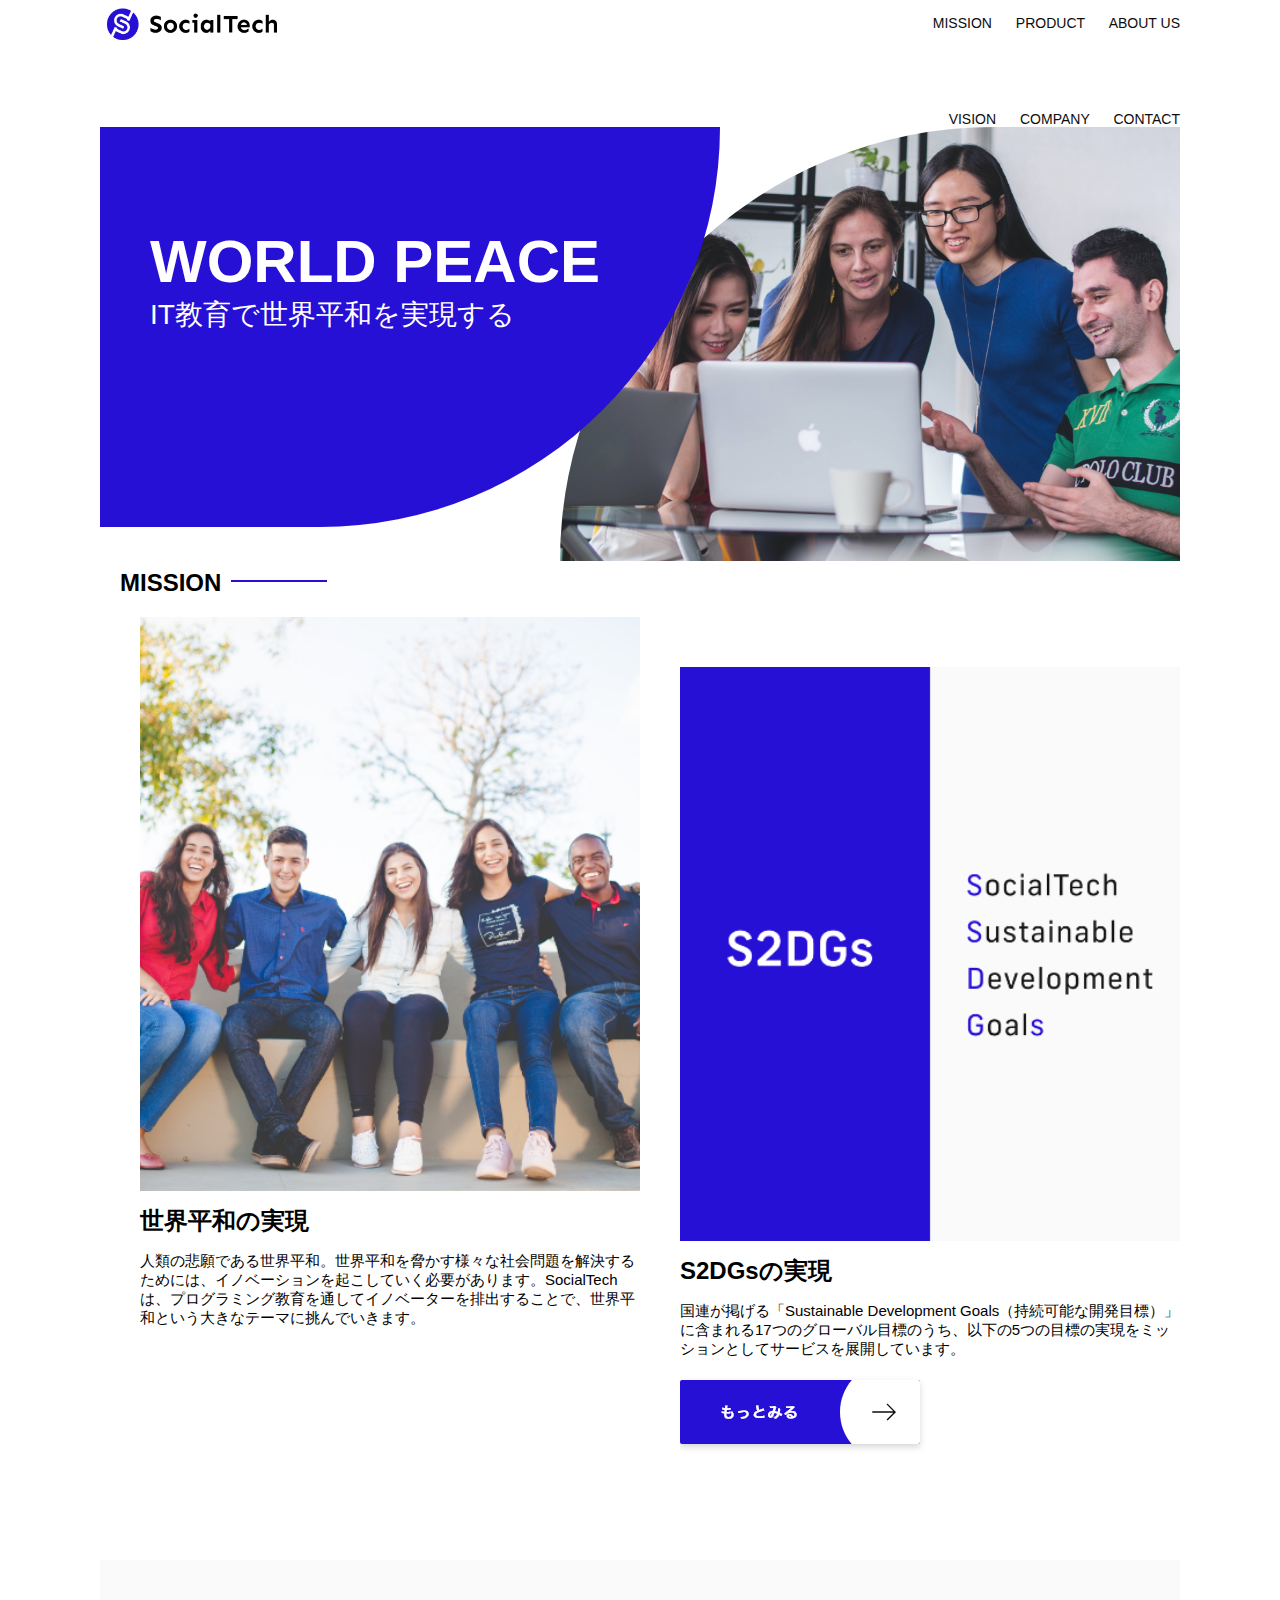
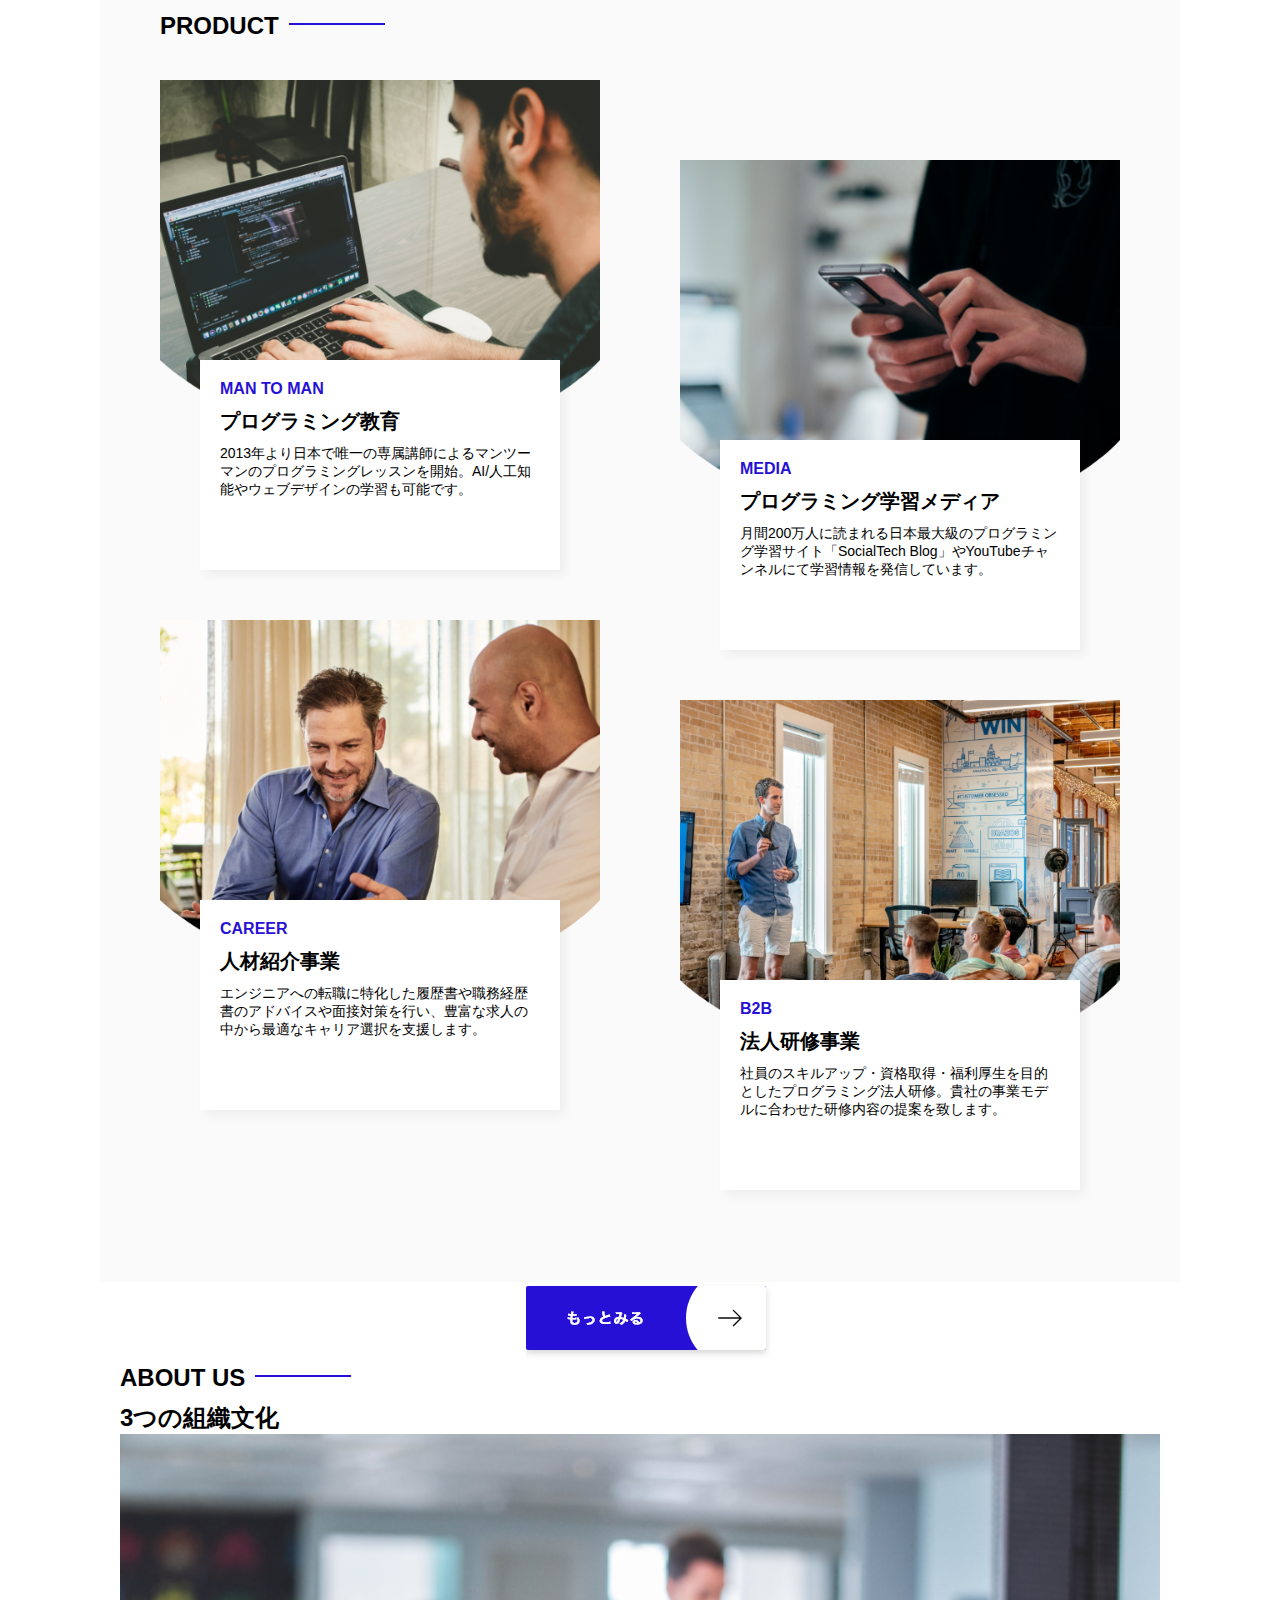
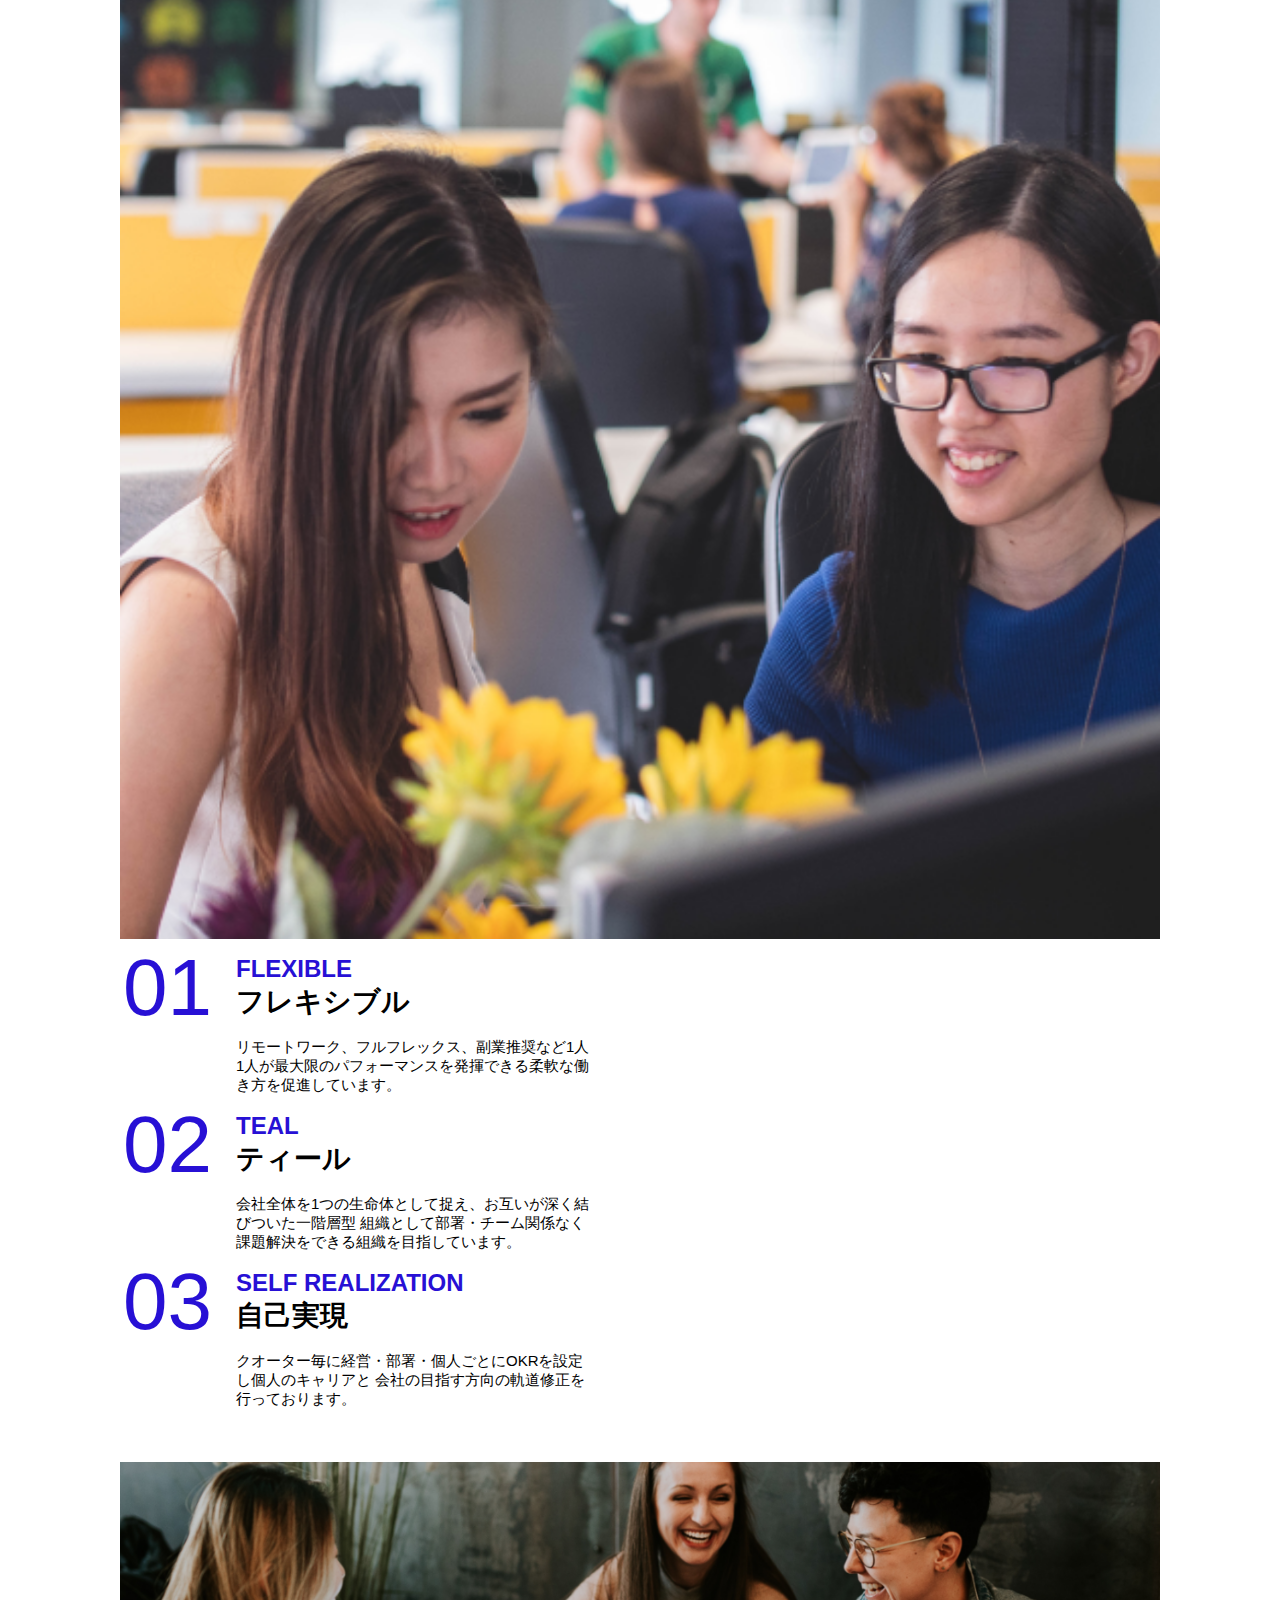
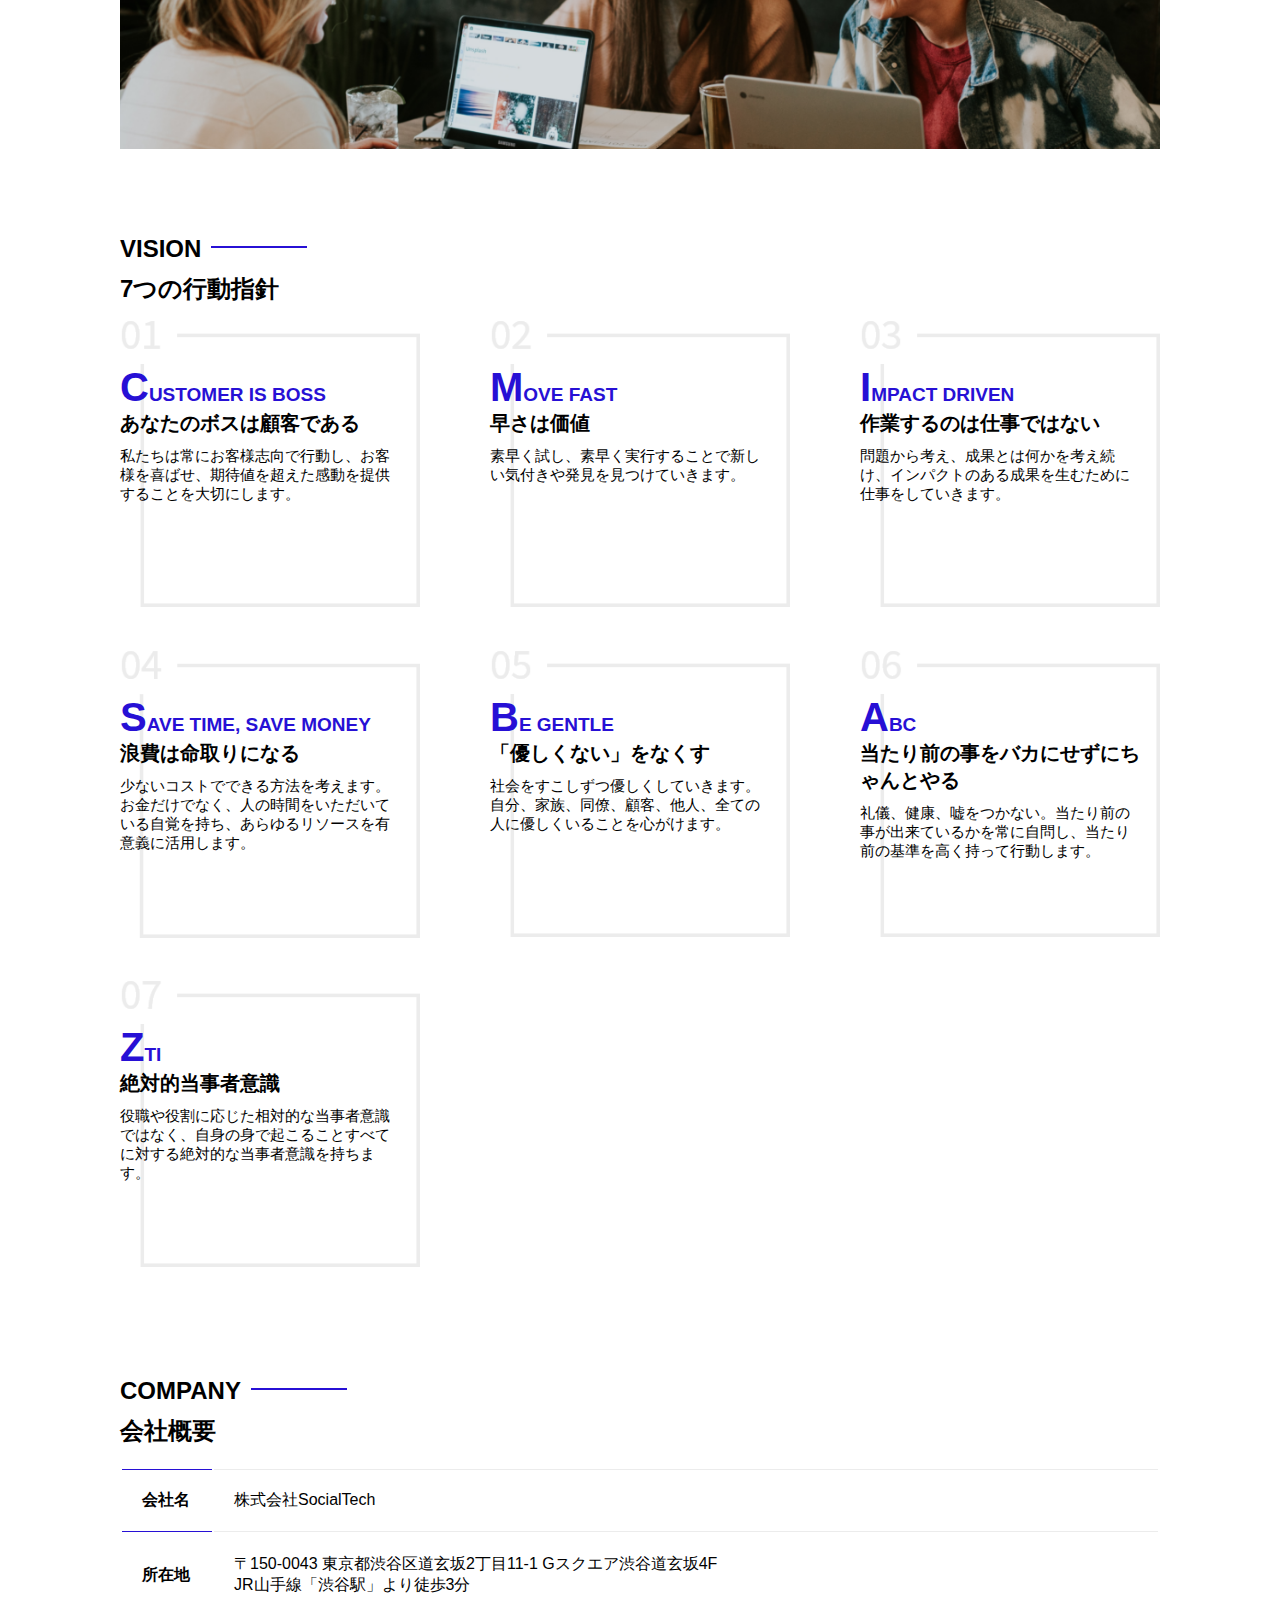
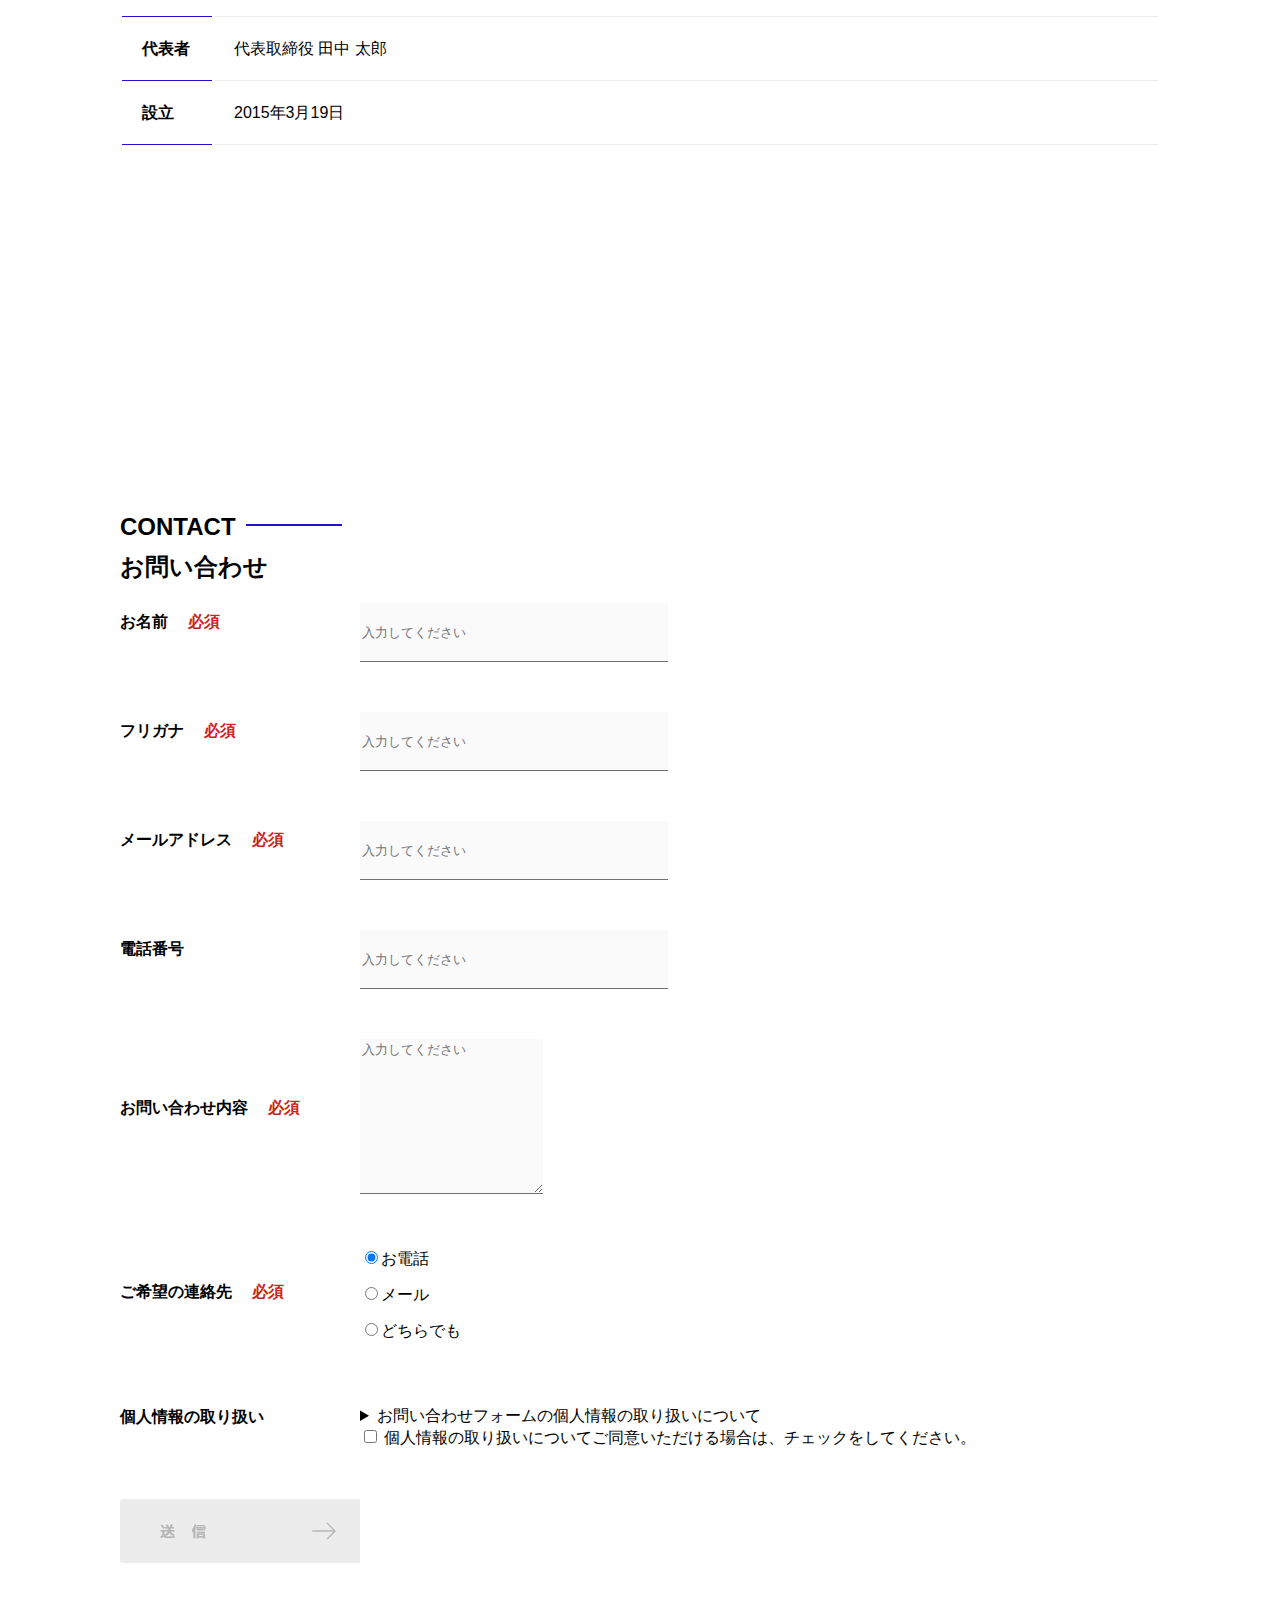
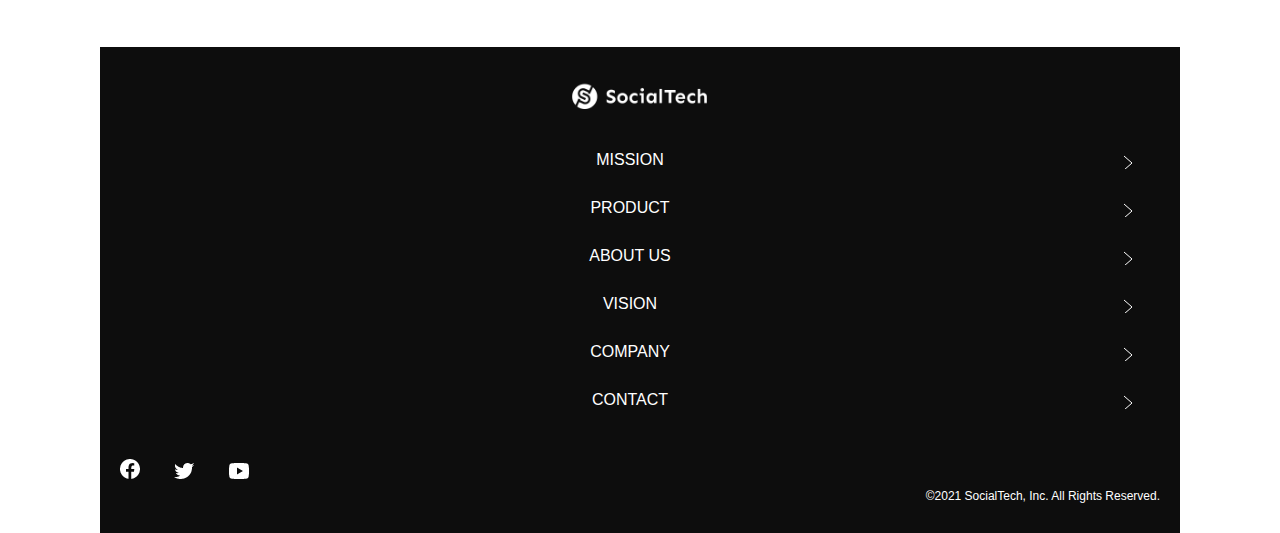
<file: index.html>
<!DOCTYPE html>
<html>
    <head>
        <title>SocialTech</title>
        <meta charset="UTF-8">
         <meta neme="description" content="SocialTechはEdTech業界のリーディングカンパニーを目指します。">
         <meta name="viewport" content="width=device-width, initial-scale=1.0">
         <link rel="stylesheet" href="style.css">
    </head>
    
    <body>
       <!-- ヘッダー -->
      <header>
        <!--ロゴ-->
        <a href="index.html" id="logo"><img src="images/logo.png" alt="トップページに戻る"></a>
        <!-- PC用ナビゲーション -->
        <nav id="nav-pc">
         <a href="mission.html">MISSION</a>
         <a href="product.html">PRODUCT</a>
         <a href="index.html#aboutus">ABOUT US</a>
        
         <!--========中略========-->

         <!--以下の場所までスクロールされる-->
         <section id="aboutus">
         </section>

         <a href="index.html#vision">VISION</a>
         <a href="index.html#company">COMPANY</a>
         <a href="index.html#contact">CONTACT</a>
       </nav>
       <!--スマホ用メニューボタン-->
       <img id="menu-sp" src="images/button-menu.png" alt="ナビゲーションを開く" onclick="document.getElementById('nav-sp').style.display = 'block'">

       <!--　スマホ用ナビゲーション　-->
       <nav id="nav-sp">
        <img id="close" src="images/button-close.png" alt="ナビゲーションを閉じる" onclick="document.getElementById('nav-sp').style.display = 'none'">
       <a id="logo-sp" href="index.html" onclick="document.getElementById('nav-sp').style.display = 'none'"><img
           src="images/logo-sp.png" alt="トップページに戻る"></a>
       <a class="menu" href="mission.html" onclick="document.getElementById('nav-sp').style.display = 'none'">MISSION</a>
       <a class="menu" href="product.html" onclick="document.getElementById('nav-sp').style.display = 'none'">PRODUCT</a>
       <a class="menu" href="index.html#aboutus" onclick="document.getElementById('nav-sp').style.display = 'none'">ABOUT
         US</a>
       <a class="menu" href="index.html#vision"
         onclick="document.getElementById('nav-sp').style.display = 'none'">VISION</a>
       <a class="menu" href="index.html#company"
         onclick="document.getElementById('nav-sp').style.display = 'none'">COMPANY</a>
       <a class="menu" href="index.html#contact"
         onclick="document.getElementById('nav-sp').style.display = 'none'">CONTACT</a>
       <div id="sns">
         <a href="https://www.facebook.com/sejuku2013"><img src="images/button-facebook.png" alt="Facebookのリンク"></a>
         <a href="https://twitter.com/samuraijuku"><img src="images/button-twitter.png" alt="Twitterのリンク"></a>
         <a href="https://www.youtube.com/channel/UCCFOQO5aDK0xXam4cUQXT8g"><img src="images/button-youtube.png" alt="YouTubeのリンク"></a>
       </div>
     </nav>
      </header>
       <main>
        <article>
          <!--メインビジュアル-->
          <section id="main-visual">
            <div id="main-message">
                <h1>WORLD PEACE</h1>
                <p>IT教育で世界平和を実現する</p>
            </div>
            <img src="images/index/index-main.png" alt="PCの周りに集まる多国籍の仲間たち">
          </section>
          <!--ミッション-->
          <section id="mission">
            <h2 class="index-h2">MISSION</h2>
            <div id="mission-flex">
            <div>
              <img id="mission-photo" src="images/index/index-mission.png" alt="屋外のベンチで写真を撮影する多国籍の仲間たち">
              <h3>世界平和の実現</h3>
              <p>
                人類の悲願である世界平和。世界平和を脅かす様々な社会問題を解決するためには、イノベーションを起こしていく必要があります。SocialTechは、プログラミング教育を通してイノベーターを排出することで、世界平和という大きなテーマに挑んでいきます。
              </p>
            </div>
            <div>
              <img id="s2dgs" src="images/index/s2dgs.png" alt="S2DGs">
              <h3>S2DGsの実現</h3>
              <p>国連が掲げる「Sustainable Development Goals（持続可能な開発目標）」に含まれる17つのグローバル目標のうち、以下の5つの目標の実現をミッションとしてサービスを展開しています。</p>
              <a href="mission.html">
                <img src="images/button-more.png" alt="もっとみる">
              </a>
            </div>
            </div>
            </section>
             <!-- プロダクト -->
       <section id="product">
        <h2 class="index-h2">PRODUCT</h2>
        <div>
          <div id="product-left">
            <div>
              <img class="product-photo" src="images/index/index-mantoman.png" alt="PCでコードを書く男性">
              <div class="product-explain">
                <span>MAN TO MAN</span>
                <h3>プログラミング教育</h3>
                <p>2013年より日本で唯一の専属講師によるマンツーマンのプログラミングレッスンを開始。AI/人工知能やウェブデザインの学習も可能です。</p>
              </div>
            </div>
            <div>
              <img class="product-photo" src="images/index/index-career.png" alt="笑顔で話し合う2人の男性">
              <div class="product-explain">
                <span>CAREER</span>
                <h3>人材紹介事業</h3>
                <p>エンジニアへの転職に特化した履歴書や職務経歴書のアドバイスや面接対策を行い、豊富な求人の中から最適なキャリア選択を支援します。</p>
              </div>
            </div>
          </div>
          <div id="product-right">
            <div>
              <img class="product-photo" src="images/index/index-media.png" alt="スマートフォンを操作する人">
              <div class="product-explain">
                <span>MEDIA</span>
                <h3>プログラミング学習メディア</h3>
                <p>月間200万人に読まれる日本最大級のプログラミング学習サイト「SocialTech Blog」やYouTubeチャンネルにて学習情報を発信しています。</p>
              </div>
            </div>
            <div>
              <img class="product-photo" src="images/index/index-b2b.png" alt="講演中の男性とそれを聴く人々">
              <div class="product-explain">
                <span>B2B</span>
                <h3>法人研修事業</h3>
                <p>社員のスキルアップ・資格取得・福利厚生を目的としたプログラミング法人研修。貴社の事業モデルに合わせた研修内容の提案を致します。</p>
              </div>
            </div>
          </div>
        </div>
        <div>
          <a id="product-more" href="product.html">
            <img src="images/button-more.png" alt="もっとみる">
          </a>
        </div>
      </section>
      <!---ABOUT US-->
      <section id="aboutus">
        <h2 class="index-h2">ABOUT US</h2>
        <h3>3つの組織文化</h3>
        <div>
          <table class="culture-table">
            <tr>
              <td>
                <span class="culture-num">01</span>
              </td>
              <td>
                <span class="culture-en">FLEXIBLE</span>
                <span class="culture-jp">フレキシブル</span>
              </td>
            </tr>
            <tr>
              <td>
                <!--空のセル-->
              </td>
              <td>
                <p class="culture-description">
                  リモートワーク、フルフレックス、副業推奨など1人1人が最大限のパフォーマンスを発揮できる柔軟な働き方を促進しています。
                </p>
              </td>
            </tr>
            <tr>
              <td>
                <span class="culture-num">02</span>
              </td>
              <td>
                <span class="culture-en">TEAL</span>
                <span class="culture-jp">ティール</span>
              </td>
            </tr>
            <tr>
              <td>
                <!--空のセル-->
              </td>
              <td>
                <p class="culture-description">
                  会社全体を1つの生命体として捉え、お互いが深く結びついた一階層型
                  組織として部署・チーム関係なく課題解決をできる組織を目指しています。
                </p>
              </td>
            </tr>
            <tr>
              <td>
                <span class="culture-num">03</span>
              </td>
              <td>
                <span class="culture-en">SELF REALIZATION</span>
                <span class="culture-jp">自己実現</span>
              </td>
            </tr>
            <tr>
              <td>
                <!--空のセル-->
              </td>
              <td>
                <p class="culture-description">
                  クオーター毎に経営・部署・個人ごとにOKRを設定し個人のキャリアと
                  会社の目指す方向の軌道修正を行っております。
                </p>
              </td>
            </tr>
          </table>
          <img class="culture-img" src="images/index/index-aboutus1.png" alt="笑顔で話し合う2人の女性">
        </div>
        <img class="culture-img2" src="images/index/index-aboutus2.png" alt="笑顔で話し合う3人の男女">
      </section>
       <!-- VISION -->
       <section id="vision">
        <h2 class="index-h2">VISION</h2>
        <h3>7つの行動指針</h3>
        <div>
          <div class="vision-box">
            <img src="images/index/vision-01.png" alt="01">
            <span>
              <h4>CUSTOMER IS BOSS</h4>
              <h5>あなたのボスは顧客である</h5>
              <p>私たちは常にお客様志向で行動し、お客様を喜ばせ、期待値を超えた感動を提供することを大切にします。</p>
            </span>
          </div>
          <div class="vision-box">
            <img src="images/index/vision-02.png" alt="02">
            <span>
              <h4>MOVE FAST</h4>
              <h5>早さは価値</h5>
              <p>素早く試し、素早く実行することで新しい気付きや発見を見つけていきます。</p>
            </span>
          </div>
          <div class="vision-box">
            <img src="images/index/vision-03.png" alt="03">
            <span>
              <h4>IMPACT DRIVEN</h4>
              <h5>作業するのは仕事ではない</h5>
              <p>問題から考え、成果とは何かを考え続け、インパクトのある成果を生むために仕事をしていきます。</p>
            </span>
          </div>
          <div class="vision-box">
            <img src="images/index//vision-04.png" alt="04">
            <span>
              <h4>SAVE TIME, SAVE MONEY</h4>
              <h5>浪費は命取りになる</h5>
              <p>少ないコストでできる方法を考えます。お金だけでなく、人の時間をいただいている自覚を持ち、あらゆるリソースを有意義に活用します。</p>
            </span>
          </div>
          <div class="vision-box">
            <img src="images/index/vision-05.png" alt="05">
            <span>
              <h4>BE GENTLE</h4>
              <h5>「優しくない」をなくす</h5>
              <p>社会をすこしずつ優しくしていきます。自分、家族、同僚、顧客、他人、全ての人に優しくいることを心がけます。</p>
            </span>
          </div>
          <div class="vision-box">
            <img src="images/index/vision-06.png" alt="06">
            <span>
              <h4>ABC</h4>
              <h5>当たり前の事をバカにせずにちゃんとやる</h5>
              <p>礼儀、健康、嘘をつかない。当たり前の事が出来ているかを常に自問し、当たり前の基準を高く持って行動します。</p>
            </span>
          </div>
          <div class="vision-box">
            <img src="images/index/vision-07.png" alt="07">
            <span>
              <h4>ZTI</h4>
              <h5>絶対的当事者意識</h5>
              <p>役職や役割に応じた相対的な当事者意識ではなく、自身の身で起こることすべてに対する絶対的な当事者意識を持ちます。</p>
            </span>
          </div>
        </div>
      </section>
      <!-- COMPANY -->
      <section id="company">
        <h2 class="index-h2">COMPANY</h2>
        <h3>会社概要</h3>
        <table id="company-table">
          <tr>
            <th class="tableheader-first">会社名</th>
            <td class="cell-first">株式会社SocialTech</td>
          </tr>
          <tr>
            <th class="tableheader">所在地</th>
            <td class="cell">〒150-0043 東京都渋谷区道玄坂2丁目11-1 Gスクエア渋谷道玄坂4F<br>JR山手線「渋谷駅」より徒歩3分</td>
          </tr>
          <tr>
            <th class="tableheader">代表者</th>
            <td class="cell">代表取締役 田中 太郎</td>
          </tr>
          <tr>
            <th class="tableheader">設立</th>
            <td class="cell">2015年3月19日</td>
          </tr>
        </table>
        <iframe
           src="https://www.google.com/maps/embed?pb=!1m18!1m12!1m3!1d3241.7759544892483!2d139.69399665123464!3d35.65789123876098!2m3!1f0!2f0!3f0!3m2!1i1024!2i768!4f13.1!3m3!1m2!1s0x60188caa0042e8d1%3A0xba130bea826a7aa2!2z44CSMTUwLTAwNDMg5p2x5Lqs6YO95riL6LC35Yy66YGT546E5Z2C77yS5LiB55uu77yR77yR4oiS77yR!5e0!3m2!1sja!2sjp!4v1636872991912!5m2!1sja!2sjp"
           style="border:0;" allowfullscreen="" loading="lazy">
         </iframe>
      </section>
       <!-- お問い合わせフォーム -->
       <section id="contact">
        <h2 class="index-h2">CONTACT</h2>
        <h3>お問い合わせ</h3>
        <!--　STATIC FORMSのフォームタグ　-->
        <form action="https://api.staticforms.xyz/submit" method="post">
          <input type="text" name="honeypot" style="display:none">
          <!--　STATIC FORMSのアクセスキー　-->
          <input type="hidden" name="sccessKey" value="8711be00-3072-4ecd-8e0d-4e0286beeccf ">
          <!-- メールのタイトル　-->
          <input type="hidden" name="subject" value="お問い合わせフォーム"/>
          <!-- 送信先のメールアドレスをvalueに設定する　-->
          <input type="hidden" name="replyTo" value="1misakiseto3@gmail.com">
          <!-- redirectToのURLは公開後のURLへリンクする　-->
          <input type="hidden" name="redirectTo" value="">
          <div>
            <div class="contact-heading">
              <label class="contact-label">お名前<span class="contact-span">必須</span></label>
            </div>
            <div>
              <input type="text" name="name" placeholder="入力してください" class="contact-textbox">
            </div>
          </div>
          <div>
            <div class="contact-heading">
              <label class="contact-label">フリガナ<span class="contact-span">必須</span></label>
            </div>
            <div>
              <input type="text" name="hurigana" placeholder="入力してください" class="contact-textbox">
            </div>
          </div>
          <div>
            <div class="contact-heading">
              <label class="contact-label">メールアドレス<span class="contact-span">必須</span></label>
            </div>
            <div>
              <input type="text" name="email" placeholder="入力してください" class="contact-textbox">
            </div>
          </div>
          <div>
            <div class="contact-heading">
              <label class="contact-label">電話番号</label>
            </div>
            <div>
              <input type="text" name="tel" placeholder="入力してください" class="contact-textbox">
            </div>
          </div>
          <div>
            <div class="contact-heading">
              <label class="contact-label">お問い合わせ内容<span class="contact-span">必須</span></label>
            </div>
            <div>
              <textarea class="contact-textarea" placeholder="入力してください" name="message"></textarea>
            </div>
          </div>
          <div>
            <div class="contact-heading">
              <label class="contact-label">ご希望の連絡先<span class="contact-span">必須</span></label>
            </div>
            <div>
              <input class="radiobutton" type="radio" value="tel" name="contact" checked><label>お電話</label>
              <input class="radiobutton" type="radio" value="mail" name="contact"><label>メール</label>
              <input class="radiobutton" type="radio" value="both" name="contact"><label>どちらでも</label>
            </div>
          </div>
          <div>
            <div class="contact-heading">
              <label class="contact-label">個人情報の取り扱い</label>
            </div>
            <div>
              <details>
                <summary>お問い合わせフォームの個人情報の取り扱いについて</summary>
                <div>
                  <span>１．組織の名称又は氏名</span><br>
                  株式会社SocialTech<br><br>
                  <span>２．個人情報保護管理者（若しくはその代理人）の氏名又は職名、所属及び連絡先
                    鈴木 一郎 コーポレート部</span><br>
                  メールアドレス:support@socialtech.net<br>
                  TEL:03-xxxx-xxxx<br>
                  <span>３．個人情報の利用目的</span><br>
                  ・本サービス及び本サービスに関連する情報の提供又はそれらに関する連絡のため<br>
                  ・ユーザーの本人確認のため<br>
                  ・当社サービスのご案内のため<br>
                  ・当社の商品等の広告または宣伝（電子メールによるものを含むものとします。）<br><br>
                  <span>４．個人情報の取り扱い業務の委託</span><br>
                  個人情報の取扱業務の全部または一部を外部に業務委託する場合があります。<br>
                  その際、弊社は、個人情報を適切に保護できる管理体制を敷き実行していることを条件として<br>
                  委託先を厳選したうえで、機密保持契約を委託先と締結し、お客様の個人情報を厳密に管理させます。<br><br>
                  <span>５．個人情報の開示等の請求</span><br>
                  お客様は、弊社に対してご自身の個人情報の開示等（利用目的の通知、開示、内容の訂正・追加・削除、利用の停止または消去、第三者への提供の停止）に関して、当社問合わせ窓口に申し出ることができます。<br>
                  その際、弊社はお客様ご本人を確認させていただいたうえで、合理的な期間内に対応いたします。<br><br>
                  なお、個人情報に関する弊社問合わせ先は、次の通りです。<br><br>
                  株式会社SocialTech 個人情報問合せ窓口<br>
                  〒150-0043 東京都渋谷区道玄坂2丁目11-1 Ｇスクエア渋谷道玄坂 4F<br>
                  メールアドレス:support@socialtech.net TEL:03-xxxx-xxxx<br><br>
                  <span>６．個人情報を提供されることの任意性について</span><br><br>
                  お客様がご自身の個人情報を弊社に提供されるか否かは、お客様のご判断によりますが、もしご提供されない場合には、適切なサービスが提供できない場合がありますので予めご了承ください。
                </div>
              </details>
              <input type="checkbox" name="agree">
              <span>個人情報の取り扱いについてご同意いただける場合は、チェックをしてください。</span>
            </div>
          </div>
          <input type="image" src="images/button-submit.png" alt="送信する">
        </form>
      </section>
        </article>
        <footer>
          <div id="footer-logo">
            <img src="images/logo-sp.png" alt="SocialTech">
          </div>
          <div id="footer-link">
            <a href="mission.html">MISSION</a>
            <a href="product.html">PRODUCT</a>
            <a href="index.html#aboutus">ABOUT US</a>
            <a href="index.html#vision">VISION</a>
            <a href="index.html#company">COMPANY</a>
            <a href="index.html#contact">CONTACT</a>
          </div>
          <div id="sns-footer">
            <a href="https://www/facebook/com/sejuku2013"><img src="images/button-facebook.png" alt="Facebookのリンク"></a>
            <a href="https://twitter.com/samuraijuku"><img src="images/button-twitter.png" alt="Twitterのリンク"></a>
            <a href="https://www.youtube.com/channel/UCCFOQO5aDK0xXam4cUQXT8g"><img src="images/button-youtube.png" alt="YouTubeのリンク"></a>
             <span id="copyright">&copy;2021 SocialTech, Inc. All Rights Reserved. </span>
          </div>
        </footer>
       </main>
    </body>
</html>
</file>
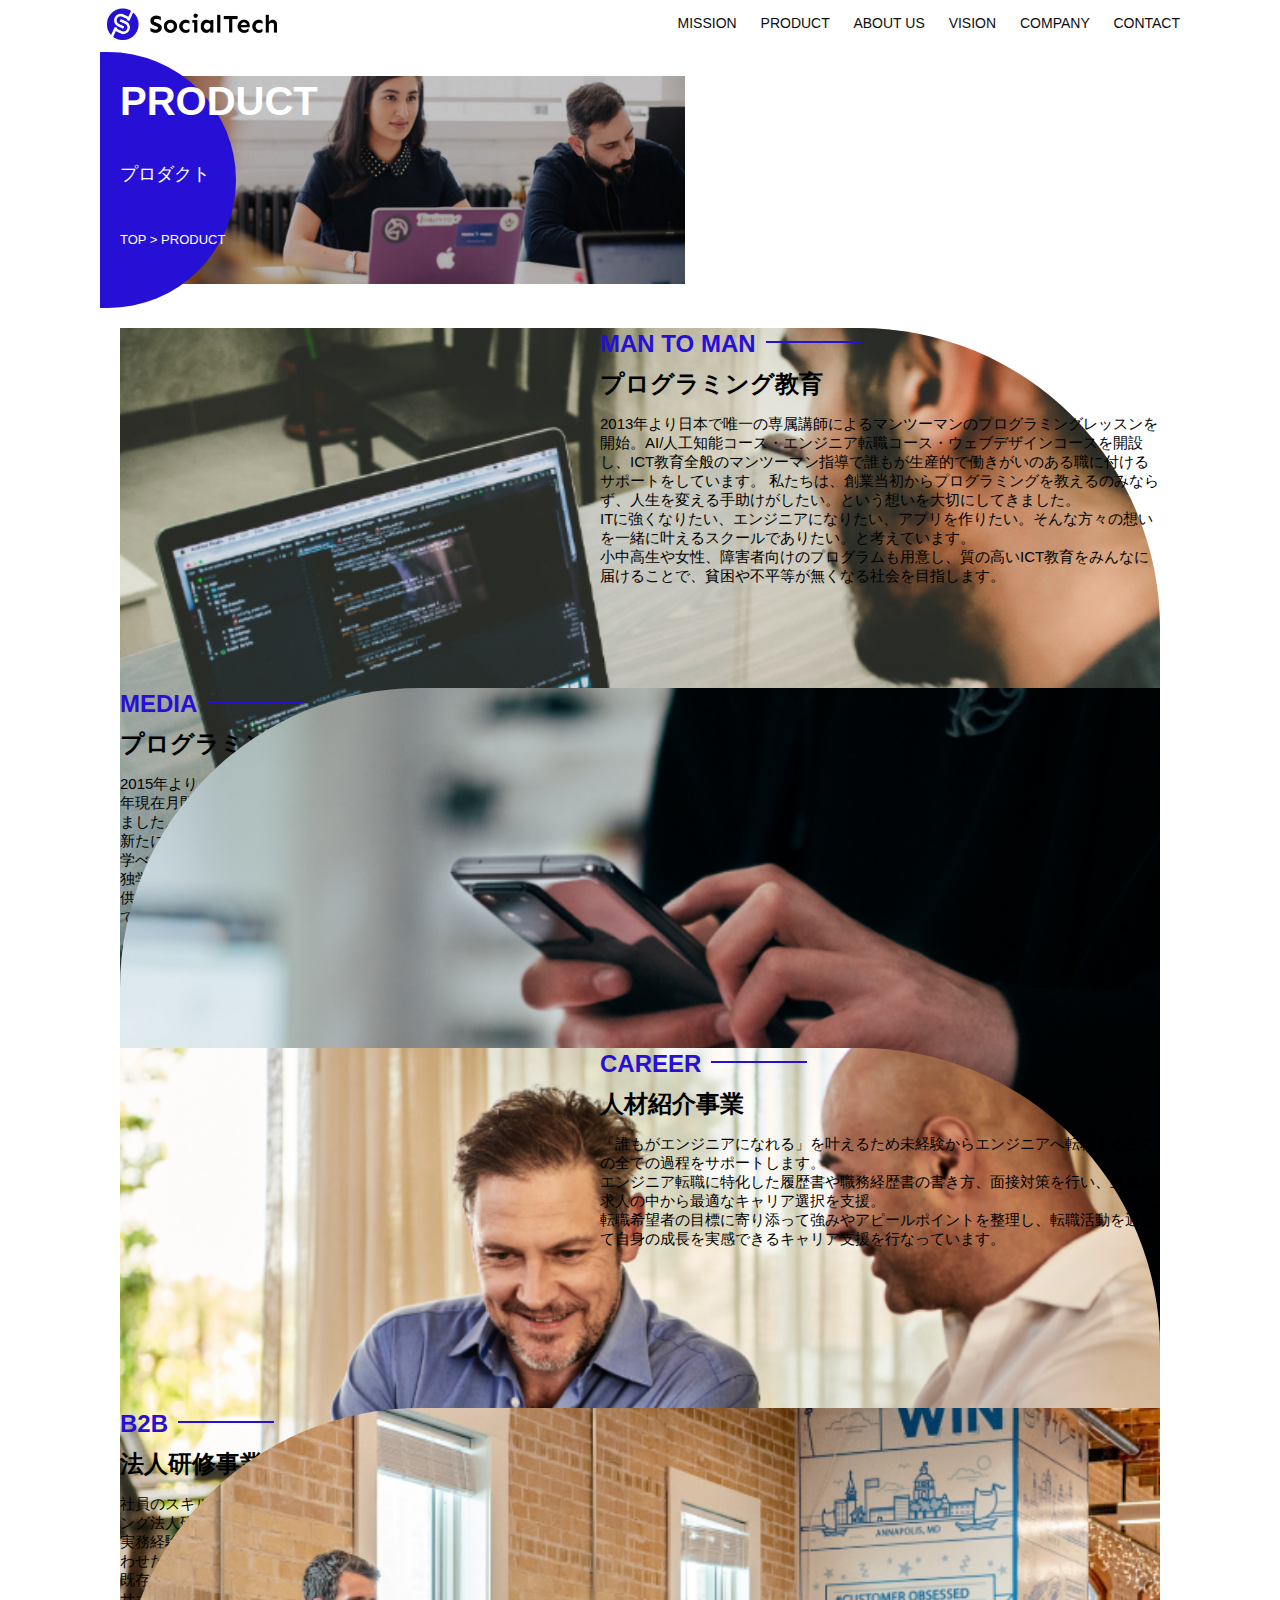
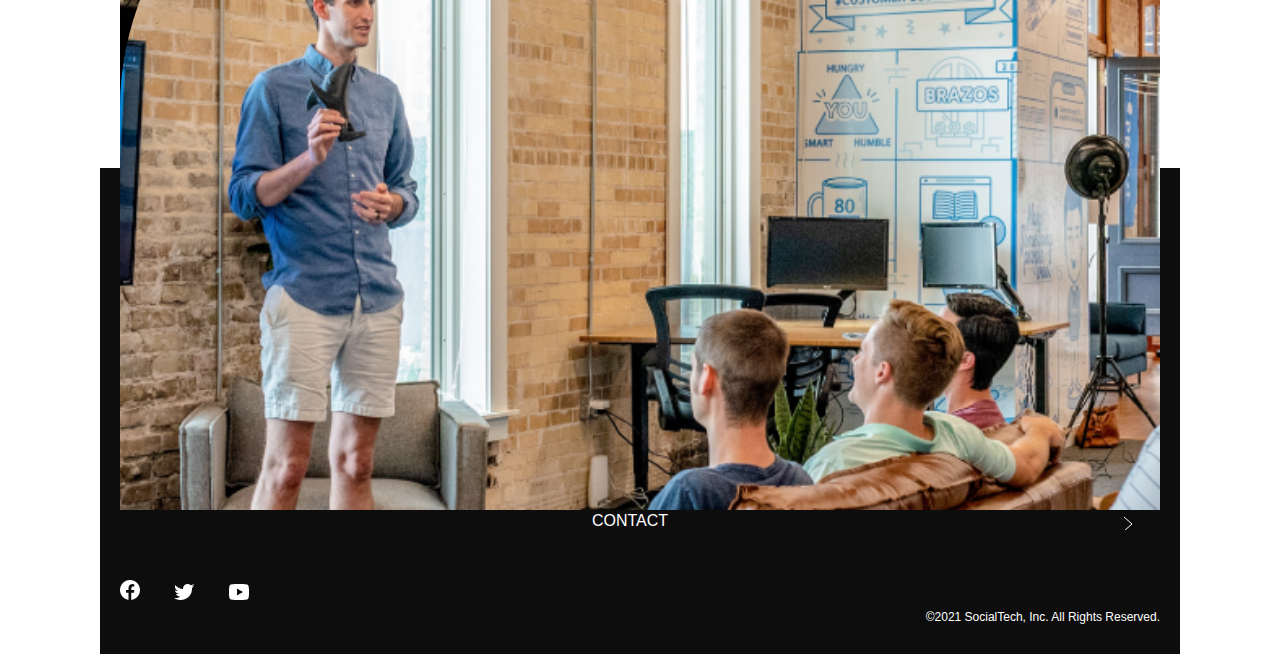
<file: product.html>
<!DOCTYPE html>
  <html>
  <head>
    <title>SocialTech -PRODUCT プロダクト-</title>
    <meta charset="UTF-8">
    <meta name="description" content="SocialTechの4つのプロダクトを紹介します">
    <meta name="viewport" content="width=device-width, initial-scale=1.0">
    <link rel="stylesheet" href="style.css">
  </head>
  
  <body>
    <!-- ヘッダー -->
    <header>
      <!-- ロゴ -->
      <a href="index.html" id="logo"><img src="images/logo.png" alt="トップページに戻る"></a>
  
      <!-- PC用ナビゲーション -->
      <nav id="nav-pc">
        <a href="mission.html">MISSION</a>
        <a href="product.html">PRODUCT</a>
        <a href="index.html#aboutus">ABOUT US</a>
        <a href="index.html#vision">VISION</a>
        <a href="index.html#company">COMPANY</a>
        <a href="index.html#contact">CONTACT</a>
      </nav>
  
      <!-- スマホ用メニューボタン -->
      <img id="menu-sp" src="images/button-menu.png" alt="ナビゲーションを開く" onclick="document.getElementById('nav-sp').style.display = 'block'">
  
      <!-- スマホ用ナビゲーション -->
      <nav id="nav-sp">
        <img id="close" src="images/button-close.png" alt="ナビゲーションを閉じる" onclick="document.getElementById('nav-sp').style.display = 'none'">
        <a id="logo-sp" href="index.html" onclick="document.getElementById('nav-sp').style.display = 'none'"><img
            src="images/logo-sp.png" alt="トップページに戻る"></a>
        <a class="menu" href="mission.html" onclick="document.getElementById('nav-sp').style.display = 'none'">MISSION</a>
        <a class="menu" href="product.html" onclick="document.getElementById('nav-sp').style.display = 'none'">PRODUCT</a>
        <a class="menu" href="index.html#aboutus" onclick="document.getElementById('nav-sp').style.display = 'none'">ABOUT
          US</a>
        <a class="menu" href="index.html#vision"
          onclick="document.getElementById('nav-sp').style.display = 'none'">VISION</a>
        <a class="menu" href="index.html#company"
          onclick="document.getElementById('nav-sp').style.display = 'none'">COMPANY</a>
        <a class="menu" href="index.html#contact"
          onclick="document.getElementById('nav-sp').style.display = 'none'">CONTACT</a>
        <div id="sns">
          <a href="https://www.facebook.com/sejuku2013"><img src="images/button-facebook.png" alt="Facebookのリンク"></a>
          <a href="https://twitter.com/samuraijuku"><img src="images/button-twitter.png" alt="Twitterのリンク"></a>
          <a href="https://www.youtube.com/channel/UCCFOQO5aDK0xXam4cUQXT8g"><img src="images/button-youtube.png" alt="YouTubeのリンク"></a>
        </div>
      </nav>
    </header>
    <main>
      <article>
        <section id="product-main">
            <div id="product-title">
                <h1>PRODUCT</h1>
                <span>プロダクト</span>
                <div>TOP > PRODUCT</div>
            </div>
        </section>
        <section class="product-section1">
          <img src="images/product/product-mantoman.png" alt="PCでコードを書く男性">
          <div>
            <h2 class="product-h2">MAN TO MAN</h2>
            <h3 class="product-h3">プログラミング教育</h3>
            <p>
              2013年より日本で唯一の専属講師によるマンツーマンのプログラミングレッスンを開始。AI/人工知能コース・エンジニア転職コース・ウェブデザインコースを開設し、ICT教育全般のマンツーマン指導で誰もが生産的で働きがいのある職に付けるサポートをしています。
              私たちは、創業当初からプログラミングを教えるのみならず、人生を変える手助けがしたい。という想いを大切にしてきました。<br>ITに強くなりたい、エンジニアになりたい、アプリを作りたい。そんな方々の想いを一緒に叶えるスクールでありたい。と考えています。<br>小中高生や女性、障害者向けのプログラムも用意し、質の高いICT教育をみんなに届けることで、貧困や不平等が無くなる社会を目指します。
            </p>
          </div>
        </section>
        <section class="product-section2">
          <div>
            <h2 class="product-h2">MEDIA</h2>
            <h3 class="product-h3">プログラミング学習メディア</h3>
            <p>2015年より「SocialTech
              Blog」としてオウンドメディアを設立し、2020年現在月間600万PVの日本最大級のプログラミング学習サイトへと成長しました。<br>新たにYouTubeチャンネルも開設し、無料で挫折せずにプログラミングを学べることを目指して、各チャネルで学習情報をやさしく発信。<br>独学でエンジニアを目指す人には無料で良質な記事や動画コンテンツを提供し、短期間でキャリアチェンジしたい人はマンツーマンレッスンを選択できるよう、各々の要望に合わせた学習機会を創出しています。
            </p>
          </div>
          <img src="images/product/product-media.png" alt="スマートフォンを操作する人">
        </section>
        <section class="product-section1">
          <img src="images/product/product-career.png" alt="笑顔で話し合う2人の男性">
          <div>
            <h2 class="product-h2">CAREER</h2>
            <h3 class="product-h3">人材紹介事業</h3>
            <p>
              「誰もがエンジニアになれる」を叶えるため未経験からエンジニアへ転職するまでの全ての過程をサポートします。<br>エンジニア転職に特化した履歴書や職務経歴書の書き方、面接対策を行い、豊富な求人の中から最適なキャリア選択を支援。<br>転職希望者の目標に寄り添って強みやアピールポイントを整理し、転職活動を通して自身の成長を実感できるキャリア支援を行なっています。<br>
            </p>
          </div>
        </section>
        <section class="product-section2">
          <div>
            <h2 class="product-h2">B2B</h2>
            <h3 class="product-h3">法人研修事業</h3>
            <p>
              社員のスキルアップや、資格取得、福利厚生などを目的としたプログラミング法人研修を行っています。<br>実務経験が豊富なエンジニアが所属しているので、貴社の事業モデルに合わせた研修内容の提案が可能です。<br>既存社員からIT人材を生み出すことで、社会の変化に対応した企業作りをサポートし、持続的な経済成長を生み出します。
            </p>
          </div>
          <img src="images/product/product-b2b.png" alt="講演中の男性とそれを聴く人々">
        </section>
      </article>
      <footer>
        <div id="footer-logo">
          <img src="images/logo-sp.png" alt="SocialTech">
        </div>
        <div id="footer-link">
          <a href="mission.html">MISSION</a>
          <a href="product.html">PRODUCT</a>
          <a href="index.html#aboutus">ABOUT US</a>
          <a href="index.html#vision">VISION</a>
          <a href="index.html#company">COMPANY</a>
          <a href="index.html#contact">CONTACT</a>
        </div>
        <div id="sns-footer">
          <a href="https://www.facebook.com/sejuku2013"><img src="images/button-facebook.png" alt="Facebookのリンク"></a>
          <a href="https://twitter.com/samuraijuku"><img src="images/button-twitter.png" alt="Twitterのリンク"></a>
          <a href="https://www.youtube.com/channel/UCCFOQO5aDK0xXam4cUQXT8g"><img src="images/button-youtube.png" alt="YouTubeのリンク"></a>
          <span id="copyright">&copy;2021 SocialTech, Inc. All Rights Reserved. </span>
        </div>
      </footer>
    </main>
  </body>
  
  </html>
</file>
<file: style.css>
/* PC、スマホ共通スタイル */
body {
  font-family: "Source Sans Pro", "Hiragino Kaku Gothic ProN", Meiryo, Arial, sans-serif;
}

p {
  font-size: 15px;
}

#mission-s2dgs img {
  width: 100%;
}
/*================
 PC用のスタイル 
=================*/
@media screen and (min-width: 768px) {
 /* 横幅設定 */
 body {
   max-width: 1080px;
   min-width: 960px;
   margin: 0 auto 0 auto;
 }
 
 /* ヘッダー */
 header {
   display: flex;
   justify-content: space-between;
 }
 /* ナビゲーションのレイアウト */
 #nav-pc {
  text-align: right;
  font-size: 14px;
  padding-top: 15px;
 }

 /* ナビゲーションのリンクの装飾設定 */
 #nav-pc > a {
  text-decoration: none;
  margin-left: 20px;
 }
 #nav-pc > a:link {
  color: #0d0d0d;
 }
 #nav-pc > a:visited {
  color: #0d0d0d;
 }
 #nav-pc > a:hover {
  color: #0d0d0d;
  text-decoration: underline;
 }
 #nav-pc > a:active {
  color: #0d0d0d;
 }

 /*スマホ用ナビを非表示*/
 #nav-sp,
 #menu-sp {
  display: none;
 }
 
 #main-message{
  position: absolute;
  top: 0;
  left: 0;
  background-color: #2710d5;
  color: #ffffff;
  border-radius: 0 0 476px 0;
  max-width: 620px;
  height: 100%;
  width: 100%;
  z-index: 11;
 } 

 /* メインビジュアル*/
 #main-visual {
  position: relative;
  height: 400px;
 }
  #main-message {
    position: absolute;
    top: 0;
    left: 0;
    background-color: #2710d5;
    color: #ffffff;
    border-radius: 0 0 476px 0;
    max-width: 620px;
    height: 100%;
    width: 100%;
    z-index: 11;
  }
  #main-message> h1 {
  font-size: 60px;
  font-weight: bold;
  margin: 100px 0 0 50px;
 }
 #main-message> p {
  font-size: 28px;
  margin: 0 0 0 50px;
 }
 #main-visual > img {
  max-width: 620px;
  border-radius: 476px 0 0 0;
  position: absolute;
  top: 0;
  right: 0;
  z-index: 10;
 }

 /* 見出し */
 h2 {
  margin: 40px 0 0 0;
 }

 h2::after {
  content: url("images/line.png");
  margin-left: 10px;
 }

 h3 {
  font-size: 27px;
 }

  /* ミッション */
  #mission {
    margin: 80px auto 80px auto;
    width: 100%;
 }

 #mission-flex {
  width: 100%;
  display: flex;
 }

 #mission-flex > div {
  width: 50%;
  margin: 20px;
 }

 #mission-photo {
  width: 100%;
 }

 #s2dgs {
  margin-top: 50px;
  width: 100%;
 }

 /* プロダクト */
 #product {
  background-color: #fafafa;
  margin: 80px 0 80px 0;
  padding: 10px 40px 0px 40px;
 }

 /* 外枠 */
 #product > div {
  margin-top: 40px;
  display: flex;
 }

 /* 左のカラム */
 #product-left {
  width: 50%;
  margin-right: 20px;
 }

 /* 右のカラム */
 #product-right {
  width: 50%;
  margin-left: 20px;
  margin-top: 80px;
 }

 /* 画像＋説明の枠 */
 #product-left > div {
  position: relative;
  height: 480px;
  margin-right: 20px;
 }
 #product-right > div {
  position: relative;
  height: 480px;
  margin-left: 20px;
 }

 /* 画像 */
 .product-photo {
  width: 100%;
 }

 /* 説明文の枠 */
 .product-explain {
  background-color: #ffffff;
  position: absolute;
  left: 0;
  top: 280px;
  margin: 0 40px 0 40px;
  padding: 20px;
  box-shadow: 5px 5px 10px rgba(0, 0, 0, 0.05);
 }

 /* 説明文の英語 */
 .product-explain > span {
  color: #2710d5;
  font-weight: bold;
  font-size: 16px;
  margin: 0;
 }

 /* 説明文の見出し */
 .product-explain > h3 {
  font-size: 20px;
  margin: 5px 0 5px 0;
 }

 /* 説明文 */
 .product-explain > p {
  font-size: 14px;
  margin: 0;
 }

 /* 「もっとみる」ボタン */
 #product-more {
  margin: 0 auto -42px auto;
 }

 /* ABOUT US */
 #aboutus {
  margin: 80px auto 80px auto;
 }

 /* 3つの組織文化と画像を入れる枠 */
 #aboutus > div {
  display: flex;
 }

 /* 画像 */
 .culture-img {
  width: 100%;
  align-self: flex-start;
 }

 .culture-img2 {
  margin-top: 50px;
  width: 100%;
 }

 /* 3つの組織文化の表 */
 .culture-table {
  max-width: 500px;
  margin-right: 50px;
 }

 /* 番号 */
 .culture-num {
  font-size: 80px;
  color: #2710d5;
  margin: 0 20px 0 0;
 }

 /* 組織文化英語 */
 .culture-en {
  color: #2710d5;
  font-weight: bold;
  font-size: 24px;
  display: block;
 }

 /* 組織文化日本語 */
 .culture-jp {
  font-size: 28px;
  font-weight: bold;
 }

 /* 説明文 */
 .culture-description {
  margin: 0;
 }

 /* ビジョン */
 #vision {
  margin: 80px auto 80px auto;
 }

 /* セクション内の外枠 */
 #vision > div {
  width: 100%;
  display: flex;
  justify-content: space-between;
  flex-wrap: wrap;
 }

 /* 7つの行動指針の枠 */
 .vision-box {
  width: 300px;
  height: 300px;
  margin-bottom: 30px;
  position: relative;
 }

 .vision-box > img {
  width: 100%;
  height: auto;
  position: absolute;
  top: 0;
  left: 0;
  z-index: 30;
 }

 .vision-box > span {
  position: absolute;
  top: 0;
  left: 0;
  z-index: 31;
  margin-right: 20px;
 }

 .vision-box > span > h4 {
  color: #2710d5;
  font-size: 19px;
  margin: 80px 0 0 0;
 }

 .vision-box > span > h4::first-letter {
  font-size: 40px;
 }

 .vision-box > span > h5 {
  font-size: 20px;
  margin: 0 0 0 0;
 }

 .vision-box > span > p {
  margin: 10px 0 0 0;
 }

 /* 会社概要 */
 #company {
  margin: 80px auto 80px auto;
 }

 #company-table {
  width: 100%;
 }

 .tableheader {
  text-align: left;
  padding: 20px;
  border-bottom-color: #2710d5;
  border-bottom-width: 1px;
  border-bottom-style: solid;
  width: 100px;
 }

 .tableheader-first {
  text-align: left;
  padding: 20px;
  border-bottom-color: #2710d5;
  border-bottom-width: 1px;
  border-bottom-style: solid;
  border-top-color: #2710d5;
  border-top-width: 1px;
  border-top-style: solid;
  width: 100px;
 }

 .cell {
  padding: 30px;
  border-bottom-color: #ececec;
  border-bottom-width: 1px;
  border-bottom-style: solid;
 }

 .cell-first {
  padding: 30px;
  border-bottom-color: #ececec;
  border-bottom-width: 1px;
  border-bottom-style: solid;
  border-top-color: #ececec;
  border-top-width: 1px;
  border-top-style: solid;
 }

 #company > iframe {
  width: 100%;
  height: 368px;
  margin-top: 40px;
 }

 /* お問い合わせ */
 #contact {
  margin: 80px auto 80px auto;
 }

 /* 外枠 */
 #contact > form > div {
  display: flex;
  flex-direction: row;
  flex-wrap: wrap;
  padding-bottom: 30px;
 }

 /* 左列の見出し */
 .contact-heading {
  width: 240px;
  align-self: center;
 }
 /* 見出しのラベル */
 .contact-label {
  font-weight: bold;
 }
 /* 必須 */
 .contact-span {
  color: #ce2222;
  margin: 0 0 0 20px;
  font-weight: bold;
 }

 /* テキストボックス */
 .contact-textbox {
  border-top: 0;
  border-left: 0;
  border-right: 0;
  border-bottom-width: 1px;
  border-bottom-color: #707070;
  border-bottom-style: solid;
  background-color: #fafafa;
  width: 400px;
  height: 56px;
 }
 /* お問い合わせ内容のテキストエリア */
 .contact-textarea {
  border-top: 0;
  border-left: 0;
  border-right: 0;
  border-bottom-width: 1px;
  border-bottom-color: #707070;
  border-bottom-style: solid;
  background-color: #fafafa;
  width: 400px;
  height: 200px;
 }

 /* 個人情報の取り扱い */
 details {
  width: 700px;
 }
 details > div {
  background-color: #fafafa;
  padding: 20px;
 } 
 details > div > span {
  font-weight: bold;
 }

 /* フッター */
 footer {
  background-color: #0d0d0d;
  text-align: center;
  padding: 80px 80px 30px 80px;
 }


 #footer-logo {
  margin-bottom: 30px;
 }

 #footer-link {
  margin-bottom: 50px;
 }
 #footer-link > a {
  text-decoration: none;
  margin: 10px;
 }
 #footer-link > a:link {
  color: #ffffff;
 }
 #footer-link > a:visited {
  color: #ffffff;
 }
 #footer-link > a:hover {
  color: #ffffff;
  text-decoration: underline;
 }
 #footer-link > a:active {
  color: #ffffff;
 }

 #sns-footer {
  text-align: left;
  width: 100%;
 }

 #sns-footer > a {
  margin-right: 30px;
 }

 #copyright {
  color: #ffffff;
  float: right;
 }

 /* mission.html用スタイル */
   /* ミッションのメインビジュアル */
   #mission-main {
    height: 496px;
    width: 100%;
    background-image: url("images/mission/mission-main.png");
    background-repeat: no-repeat;
    background-position-y: center;
  }

  #mission-title {
    background-color: #2710d5;
    width: 368px;
    color: #ffffff;
    height: 496px;
    border-radius: 0 248px 248px 0;
    position: relative;
  }

  #mission-title > h1 {
    position: absolute;
    top: 0;
    left: 100px;
    font-size: 80px;
  }

  #mission-title > span {
    position: absolute;
    top: 200px;
    left: 100px;
    font-size: 26px;
  }

  #mission-title > div {
    position: absolute;
    top: 350px;
    left: 100px;
    font-size: 16px;
  }}

  #mission-s2dgs {
    width: 100%;
    margin: 20px;
  }

  .mission-h2 {
    color: #2710d5;
    font-size: 40px;
  }

  .mission-h2::after {
    content: none;
  }

  .mission-h2::after {
  content: none;
 }

 #mission-5goals {
  margin: 20px;
  display: flex;
 }

 #mission-5goals > div {
  flex-grow: 1;
  padding: 20px;
 }

 #mission-5goals > div > div {
  margin-bottom: 40px;
 }

 .fivegoals-image-right {
  float: right;
  margin: 20px;
 }

 .fivegoals-image-left {
  float: left;
  margin: 20px;
 }

 .fivegoals-number {
  color: #2710d5;
  font-size: 48px;
  margin: 0;
 }

 .fivegoals-h3 {
  font-size: 28px;
  margin: 0;
 }

 .fivegoals-p {
  margin: 0;
 }

 /* プロダクトページ */
 #product-main {
  height: 496px;
  width: 100%;
  background-image: url("images/product/product-main.png");
  background-repeat: no-repeat;
  background-position-y: center;
 }

 #product-title {
  background-color: #2710d5;
  width: 368px;
  color: #ffffff;
  height: 496px;
  border-radius: 0 248px 248px 0;
  position: absolute;
 }

 #product-title > h1 {
  position: absolute;
  top: 0;
  left: 100px;
  font-size: 80px;
 }

 #product-title > span {
  position: absolute;
  top: 200px;
  left: 100px;
  font-size: 26px;
 }

 #product-title > div {
  position: absolute;
  top: 350px;
  left: 100px;
  font-size: 16px;
 }
 /* セクション1 */
 .product-section1 {
  position: relative;
  margin: 20px;
  height: 340px;
 }
 .product-section1 > img {
  position: absolute;
  top: 0;
  left: 0;
  width: 450px;
  margin: 0 40px 30px 0;
  border-radius: 0 432px 0 0;
 }

 .product-section1 > div {
  position: absolute;
  top: 0;
  left: 480px;
 }

 /* セクション2 */
 .product-section2 {
  position: relative;
  margin: 20px;
  height: 340px;
 }

 .product-section2 > img {
  position: absolute;
  top: 0;
  right: 0;
  width: 450px;
  margin: 0 0 30px 40px;
  border-radius: 432px 0 0 0;
 }

 .product-section2 > div {
  width: 500px;
  position: absolute;
  top: 0;
  left: 0;
 }

 .product-h2 {
  color: #2710d5;
  font-size: 24px;
  margin: 0;
 }

 .producut-h3 {
  font-size: 28px;
  margin: 0;
 }

/*======================
スマートフォン用のスタイル
======================*/
@media screen and (max-width: 767px)  {
  body {
    min-width: 375px;
    margin: 0;
  }

  /*PC用ナビゲーション非表示*/
  #nav-pc {
    display: none;
  }

  /*ハンバーガーメニュー*/
  #menu-sp {
    float: right;
    padding: 0;
  }

  /*スマホ用ナビゲーションの表示切り替え*/
/*初期状態、レイアウトと非表示設定*/
 #nav-sp {
  background-color: #2710d5;
  position: absolute;
  left: 0;
  top: 0;
  height: 100%;
  width: 100%;
  display: none;
  z-index: 100;
  }

/* xボタン　*/
#close {
  position: absolute;
  top: 20px;
  right: 20px;
}

/*ナビゲーションメニュー用ロゴ*/
#logo-sp {
  margin: 80px 0 30px 20px;
}

/*ナビゲーションのリンクの装飾設定*/
#nav-sp > a {
  display: block;
}
#nav-sp > a:link {
  color: #ffffff;
}
#nav-sp> a:visited {
  color: #ffffff;
}
#nav-sp > a:hover {
  color: #ffffff;
  text-decoration: underline;
}
#nav-sp > a:active {
  color: #ffffff;
}
#nav-sp > .menu {
  text-decoration: none;
  display: block;
  margin: 0 20px 0 20px;
  height: 44px;
  font-size: 16px;
  background-image: url("images/arrow.png");
  background-repeat: no-repeat;
  background-position: right top;
}
#sns {
  position: absolute;
  bottom: 20px;
  left: 20px;
}
#sns > a {
  margin-right: 30px;
}

 /* メインビジュアル */
 #main-visual {
  position: relative;
  height: 470px;
  width: 100%;
  overflow: hidden;
}
#main-visual > div {
  position: absolute;
  top: 0;
  left: 0;
  background-color: #2710d5;
  color: white;
  border-radius: 0 0 476px 0;
  text-align: center;
  height: 280px;
  width: 100%;
  z-index: 11;
}
#main-visual > div > h1 {
  font-size: 28px;
  margin: 90px 0 0 0;
}

#main-visual > div > p {
  margin: 0;
}

#main-visual > img {
  width: 100%;
  border-radius: 476px 0 0 0;
  z-index: 10;
  position: absolute;
  bottom: 0;
  right: 0;
}
}
 /* 見出し */
 h2::after {
  content: url("images/line.png");
  margin-left: 10px;
}

h3 {
  font-size: 24px;
  margin: 10px 0 0 0;
}

 /* ミッション */
 #mission {
  margin: 20px;
}

#mission-photo {
  width: 100%;
}

#s2dgs {
  width: 100%;
}

/* プロダクト */
#product {
  background-color: #fafafa;
  padding-top: 10px;
}

#product h2 {
  margin-left: 20px;
}
/* 外枠 */
/* 左右のカラム　スマホでは縦並び */
#product-left,
#product-right {
  margin-right: 20px;
  margin-left: 20px;
}

/* 画像＋説明の枠 */
#product-left > div,
#product-right > div {
  position: relative;
  height: 540px;
}

/* 説明文の枠 */
.product-explain {
  background-color: #ffffff;
  position: absolute;
  left: 0;
  bottom: 50px;
  padding: 20px;
  box-shadow: 5px 5px 10px rgba(0, 0, 0, 0.05);
}

.product-explain > span {
  color: #2710d5;
  font-weight: bold;
  font-size: 16px;
  margin: 0px;
}

.product-explain > h3 {
  margin: 10px 0 10px 0;
}

/* 画像 */
.product-photo {
  width: 100%;
}

#product-more > img {
  margin: 0 0 -42px 20px;
}

/* ABOUT US */
#aboutus {
  margin: 80px 20px 80px 20px;
}

#aboutus > div {
  display: flex;
  flex-direction: column;
}

.culture-table {
  width: 100%;
  padding-right: 20px;
  order: 2;
}

.culture-img {
  width: 100%;
  order: 1;
}

.culture-img2 {
  width: 100%;
}

.culture-num {
  font-size: 80px;
  color: #2710d5;
}

.culture-en {
  color: #2710d5;
  font-weight: bold;
  font-size: 24px;
  display: block;
}

.culture-jp {
  display: block;
}

.culture-description {
  margin: 0;
}

/* ビジョン */
#vision {
  margin: 80px 20px 80px 20px;
}

.vision-box {
  width: 300px;
  height: 300px;
  margin-bottom: 30px;
  position: relative;
}

.vision-box > img {
  width: 100%;
  height: auto;
  position: absolute;
  top: 0;
  left: 0;
  z-index: 30;
}

.vision-box > span {
  position: absolute;
  top: 0;
  left: 0;
  z-index: 31;
  margin-right: 20px;
}

.vision-box > span > h4 {
  color: #2710d5;
  font-size: 19px;
  margin: 60px 0 0 0;
}

.vision-box > span > h5 {
  font-size: 20px;
  margin: 0 0 0 0;
}
.vision-box > span > p {
  margin: 10px 0 0 0;
}

 /*会社概要　*/
 #company {
  margin: 0 20px 0 20px;
 }
#company > h3 {
  margin-bottom: 20px;
}

#company > table {
  width: 100%;
}

.tableheader-first {
  text-align: left;
  padding: 20px;
  border-bottom-color: #2710d5;
  border-bottom-width: 1px;
  border-bottom-style: solid;
  border-top-color: #2710d5;
  border-top-width: 1px;
  border-top-style: solid;
  width: 50px;
}
.tableheader {
  text-align: left;
  padding: 20px;
  border-bottom-color: #2710d5;
  border-bottom-width: 1px;
  border-bottom-style: solid;
  width: 50px;
}

.cell {
  padding: 20px;
  border-bottom-color: #ececec;
  border-bottom-width: 1px;
  border-bottom-style: solid;
}
.cell-first {
  padding: 20px;
  border-bottom-color: #ececec;
  border-bottom-width: 1px;
  border-bottom-style: solid;
  border-top-color: #ececec;
  border-top-width: 1px;
  border-top-style: solid;
}

#company > iframe {
  width: 100%;
  height: 240px;
  margin: 40px 0 0 0;
}

 /*お問い合わせ */
#contact {
  margin: 80px 20px 80px 20px;
}

#contact > h3 {
  margin-bottom: 20px;
}

#contact > form > div {
  margin-bottom: 20px;
}

.contact-heading {
  margin-bottom: 20px;
}

 /* ラベル */
 .contact-label {
  font-weight: bold;
}

/* 必須 */
.contact-span {
  color: #ce2222;
  margin: 0 0 0 20px;
  font-weight: bold;
}

.contact-textbox {
  height: 56px;
  border-top: 0;
  border-left: 0;
  border-right: 0;
  background-color: #fafafa;
  border-bottom-color: #707070;
  border-bottom-width: 1px;
  border-style: solid;
  min-width: 300px;
  width: 100%;
}

.contact-textarea {
  height: 150px;
  border-top: 0;
  border-left: 0;
  border-right: 0;
  background-color: #fafafa;
  width: 100%;
}

.radiobutton {
  margin-bottom: 20px;
}

.radiobutton + label::after {
  content: "\A";
  white-space: pre;
}

/* フッター　*/
footer {
  background-color: #0d0d0d;
  padding: 30px 20px 50px 20px;
}

#footer-logo {
  margin-bottom: 30px;
}

#footer-link {
  margin-bottom: 50px;
}
#footer-link > a {
  text-decoration: none;
  margin: 0 20px 30px 0;
  display: block;
  background-image: url("images/arrow.png");
  background-repeat: no-repeat;
  background-position: right top;
}
#footer-link > a:link {
  color: #ffffff;
}
#footer-link > a:visited {
  color: #ffffff;
}
#footer-link > a:hover {
  color: #ffffff;
  text-decoration: underline;
}
#footer-link > a:active {
  color: #ffffff;
}

#sns-footer > a {
  margin-right: 30px;
}
#copyright {
  font-size: 12px;
  display: block;
  margin-top: 30px;
  color: #ffffff;
}

/* mission.html用のスタイル　*/
/* ミッションのメインビジュアル */
#mission-main {
  height: 256px;
  width: 100%;
  background-image: url("images/mission/mission-main.png");
  background-repeat: no-repeat;
  background-position-y: center;
  background-size: auto 208px;
}

#mission-title {
  background-color: #2710d5;
  width: 136px;
  color: #ffffff;
  height: 256px;
  border-radius: 0 248px 248px 0;
  position: relative;
}
#mission-title > h1 {
  position: absolute;
  top: 0;
  left: 20px;
  font-size: 40px;
}

#mission-title > span {
  position: absolute;
  top: 110px;
  left: 20px;font-size: 18px;
}

#mission-title > div {
  position: absolute;
  top: 180px;
  left: 20px;
  font-size: 13px;
}

#mission-s2dgs {
  margin: 20px;
}

.mission-h2 {
  color: #2710d5;
  font-size: 38px;
  margin: 0;
}

.mission-h2::after {
  content: none;
}

#mission-s2dgs > img {
  width: 100%;
}

/* ミッションページ　5goalsの設定　*/
#mission-5goals {
  margin: 20px;
}

#mission-5goals > div > div {
  margin-bottom: 40px;
}

#s2dgs-image {
  margin: 20px auto 20px auto;
  display: block;
}

.fivegoals-image-right {
  margin: 20px auto 20px auto;
  display: block;
}

.fivegoals-image-left {
  margin: 20px auto 20px auto;
  display: block;
}

.fivegoals-number {
  color: #2710d5;
  font-size: 48px;
  margin: 0;
}

.fivegoals-h3 {
  font-size: 28px;
  margin: 0;
}
.fivegoals-p {
  margin: 0;
}

/* プロダクトページ */
#product-main {
  height: 256px;
  width: 100%;
  border-image: url("images/product/product-main.png");
  background-repeat: no-repeat;
  background-position-y: center;
  background-size: auto 208px;
}
#product-title {
background-color: #2710d5;
width: 136px;
color: #ffffff;
height: 256px;
border-radius: 0 248px 248px 0;
position: relative;
}
#product-title > h1 {
  position: absolute;
  top: 0;
  left: 20px;
  font-size: 40px;
}
#product-title > span {
  position: absolute;
  top: 110px;
  left: 20px;
  font-size: 18px;
}
#product-title > div {
  position: absolute;
  top: 180px;
  left: 20px;
  font-size: 13px;
}

.product-section1 {
  margin: 20px;
}
.product-section1 > img {
  width: 100%;
  border-radius: 0 300px 0 0;
}

.product-section2 {
  margin: 20px;
  display: flex;
  flex-direction: column;
}
.product-section2 img {
  order: 1;
  width: 100%;
  border-radius: 300px 0 0 0;
}
.product-section2 div {
  order: 2;
}

.product-h2 {
  color: #2710d5;
  font-size: 24px;
  margin: 0;
}
.producut-h3 {
  font-size: 28px;
  margin: 0;
}
</file>
